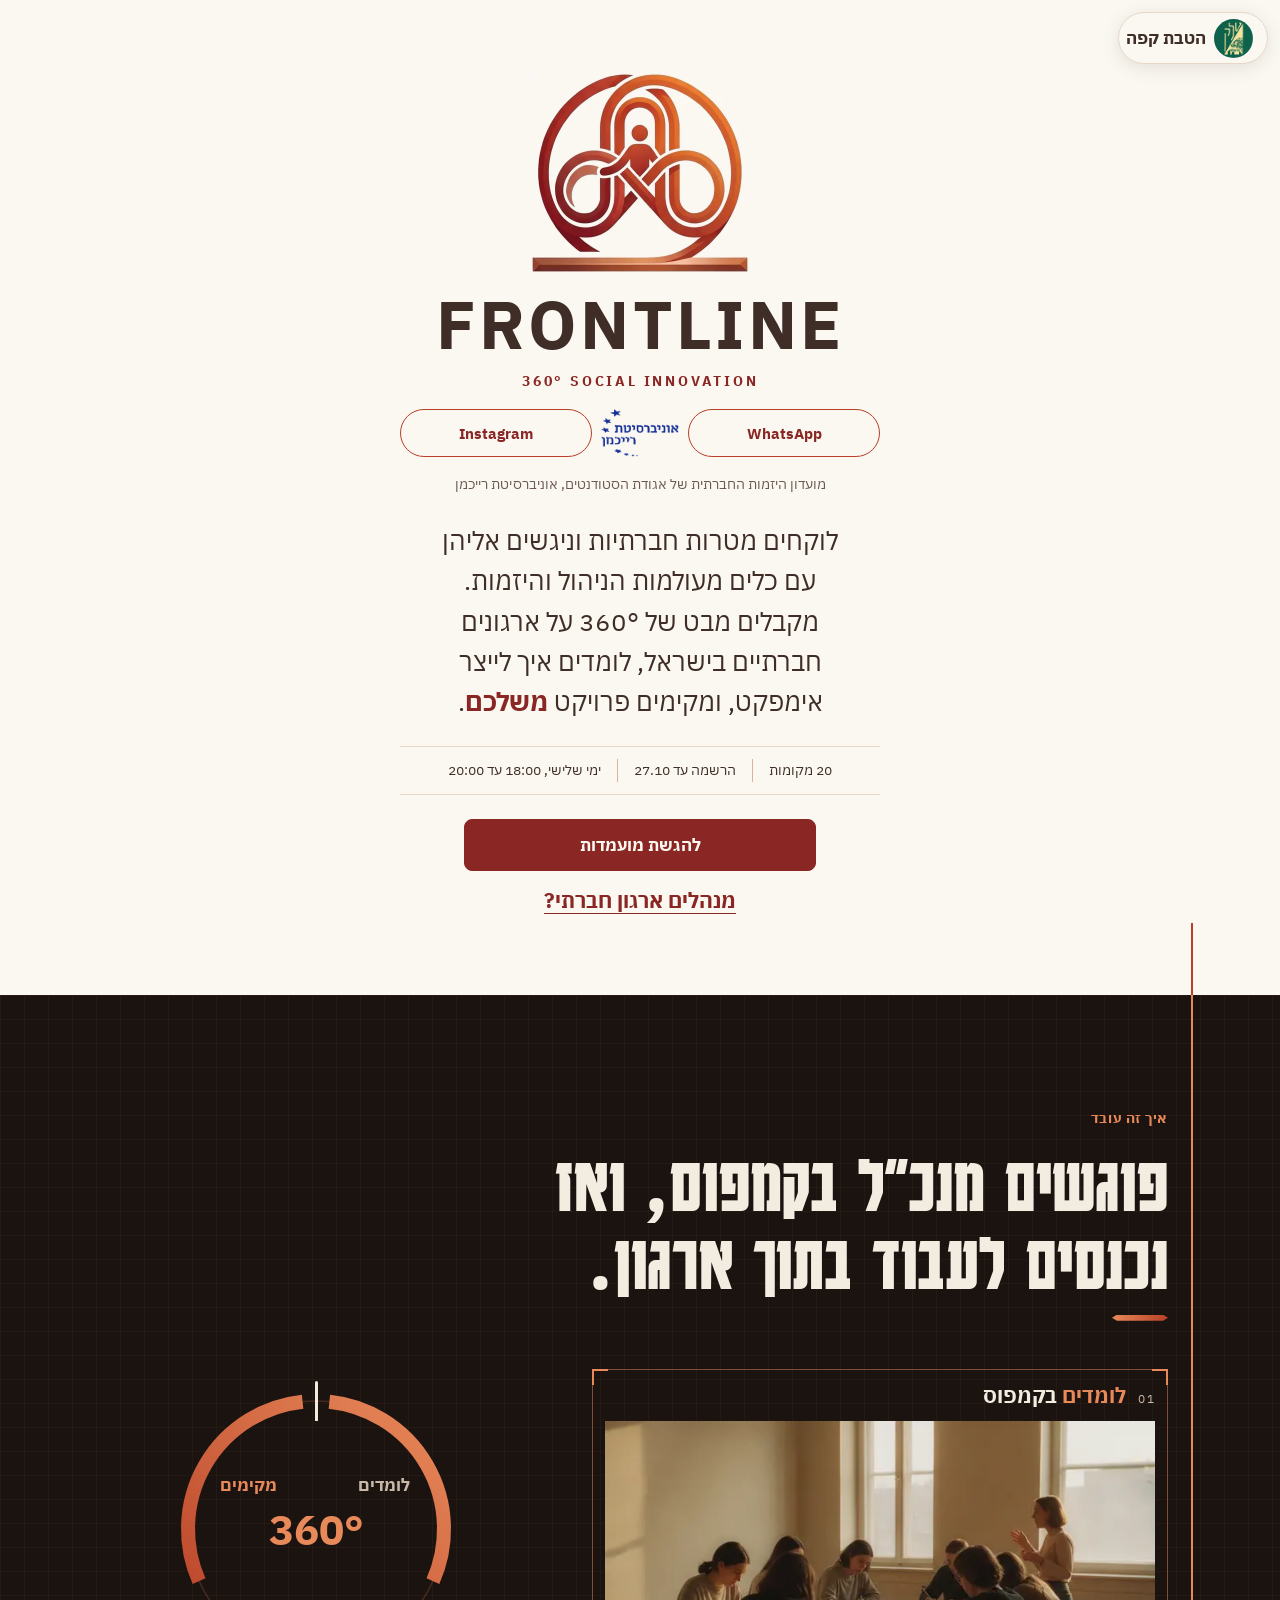
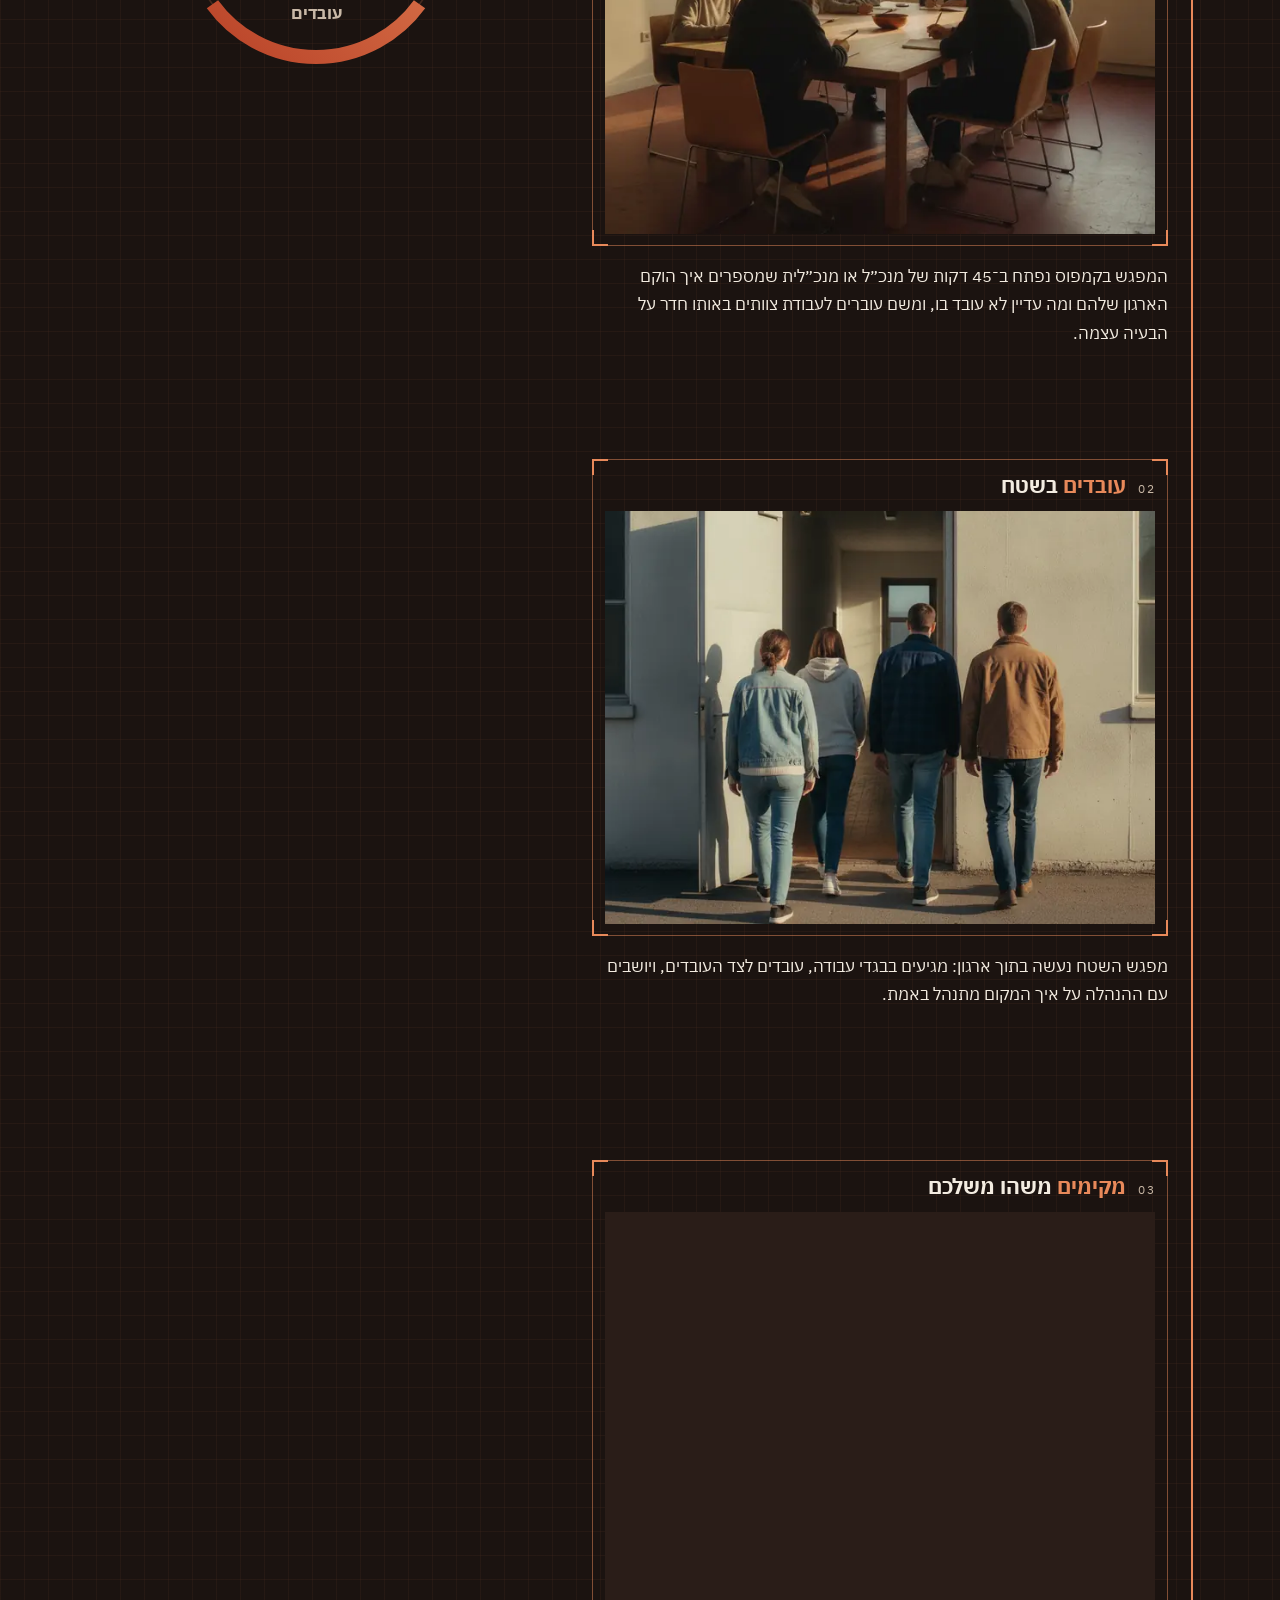
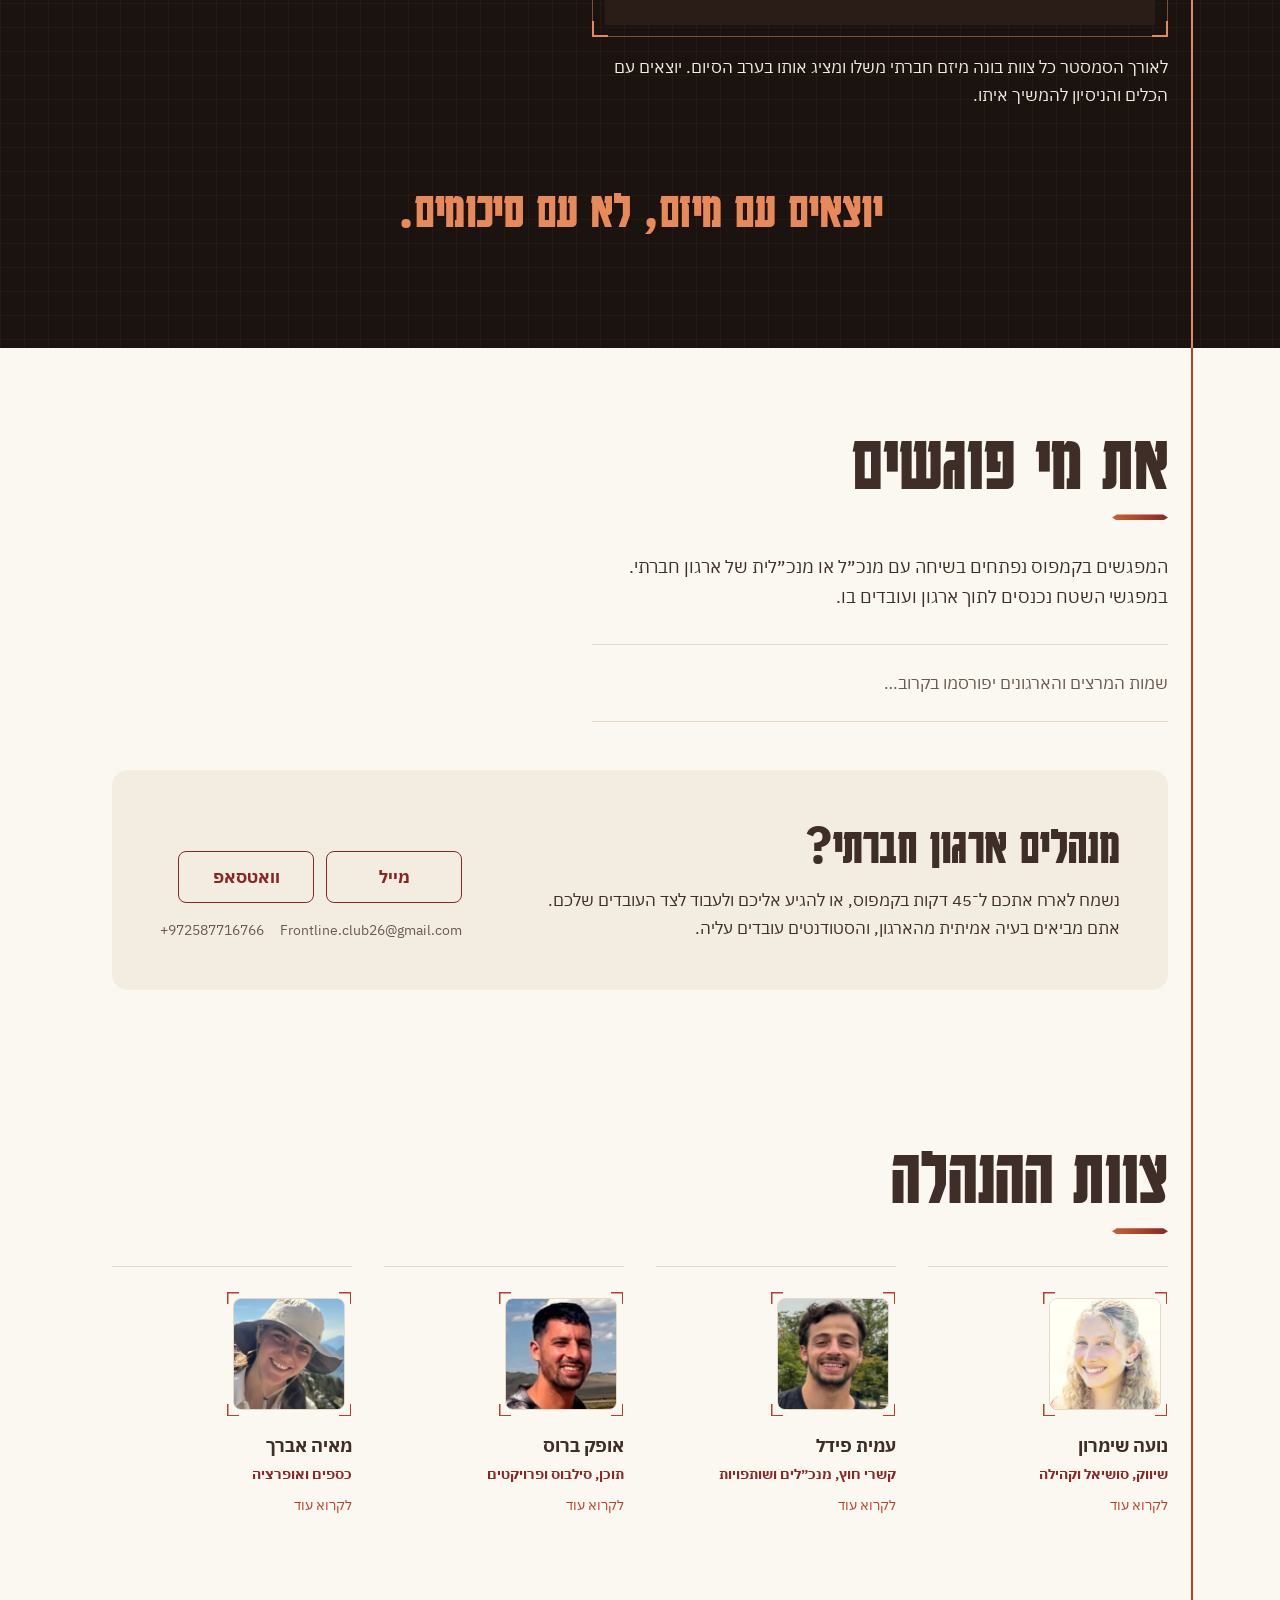
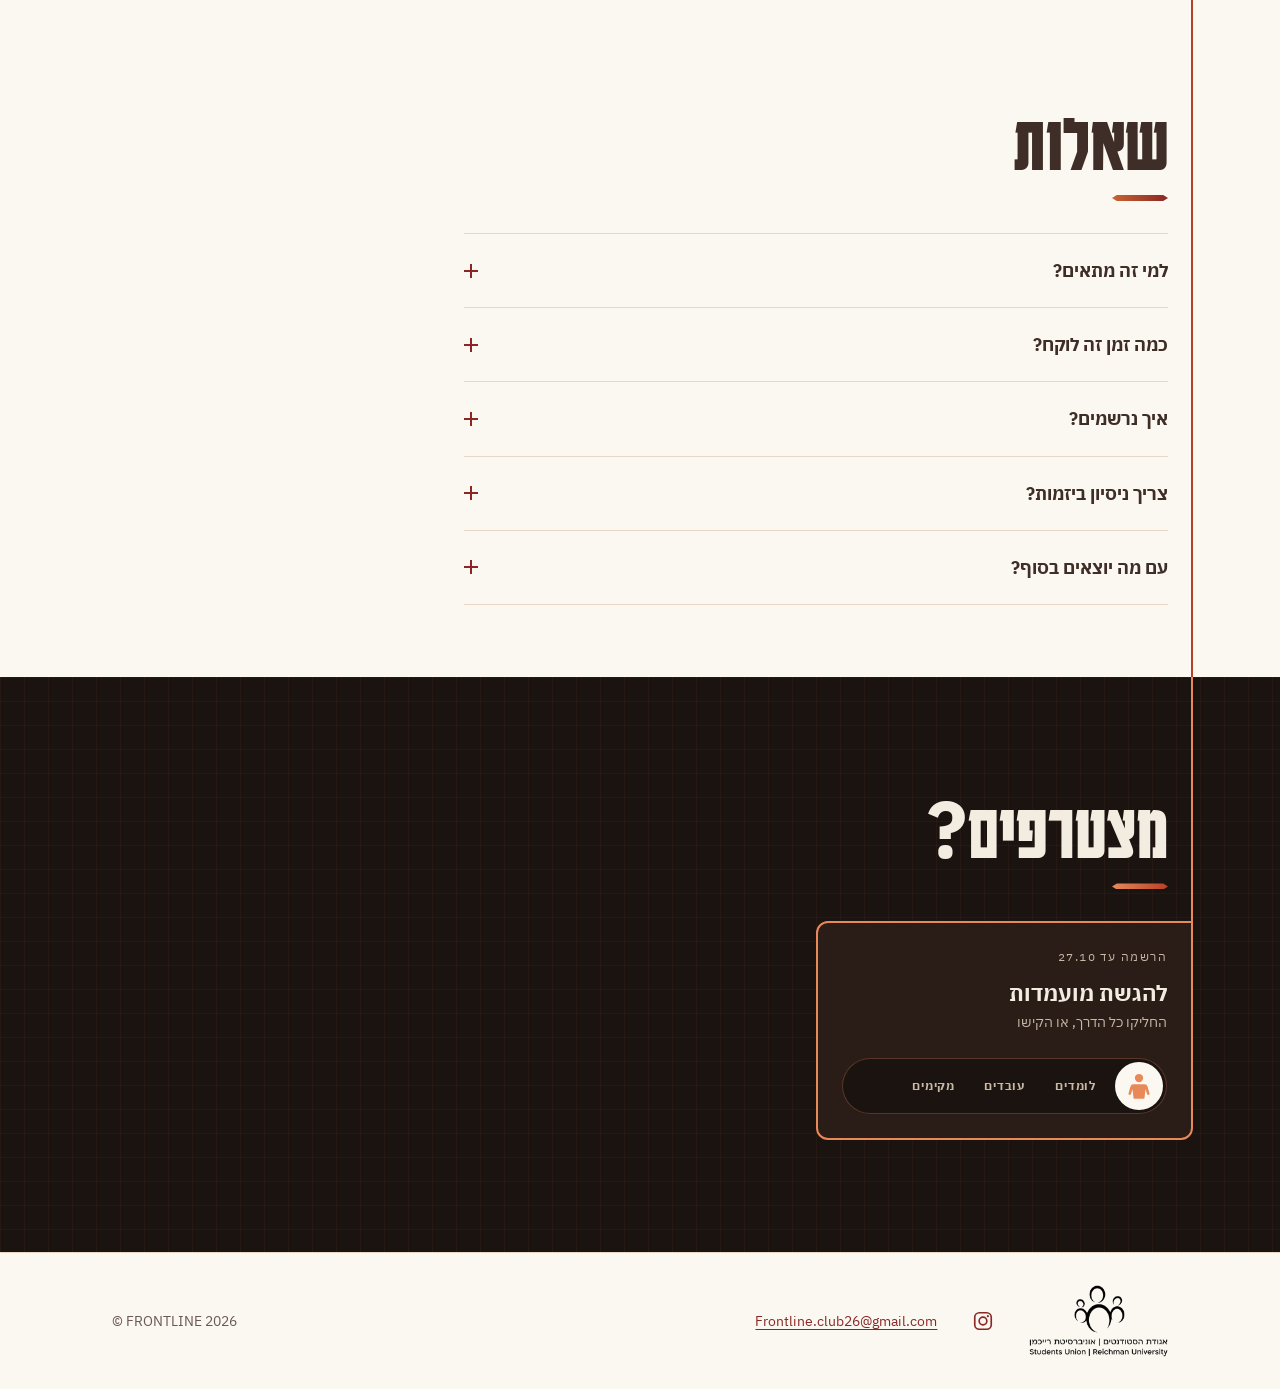
<file: index.html>
<!doctype html>
<html lang="he" dir="rtl">
<head>
<meta charset="utf-8">
<meta name="viewport" content="width=device-width, initial-scale=1">
<meta name="color-scheme" content="only light">
<meta name="theme-color" content="#FBF8F2">
<title>FRONTLINE · 360° Social Innovation</title>
<meta name="description" content="לוקחים מטרות חברתיות וניגשים אליהן עם כלים מעולמות הניהול והיזמות. מקבלים מבט של 360° על ארגונים חברתיים בישראל, לומדים איך לייצר אימפקט, ומקימים פרויקט משלכם.">
<link rel="canonical" href="https://amitfidel.github.io/frontline/">

<meta property="og:type" content="website">
<meta property="og:site_name" content="FRONTLINE">
<meta property="og:title" content="FRONTLINE · 360° Social Innovation">
<meta property="og:description" content="לוקחים מטרות חברתיות וניגשים אליהן עם כלים מעולמות הניהול והיזמות. מקבלים מבט של 360° על ארגונים חברתיים בישראל, לומדים איך לייצר אימפקט, ומקימים פרויקט משלכם.">
<meta property="og:url" content="https://amitfidel.github.io/frontline/">
<meta property="og:image" content="https://amitfidel.github.io/frontline/assets/og.png">
<meta property="og:image:type" content="image/png">
<meta property="og:image:width" content="1200">
<meta property="og:image:height" content="630">
<meta property="og:image:alt" content="הלוגו של FRONTLINE על רקע שמנת, עם הכיתוב 360° Social Innovation">
<meta property="og:locale" content="he_IL">
<meta name="twitter:card" content="summary_large_image">

<link rel="icon" type="image/png" sizes="32x32" href="assets/favicon-32.png">
<link rel="icon" type="image/png" sizes="512x512" href="assets/icon-512.png">
<link rel="apple-touch-icon" href="assets/apple-touch-icon.png">
<link rel="preload" href="assets/img/mark.webp" as="image" type="image/webp" fetchpriority="high">
<link rel="preload" href="assets/fonts/plex-400-hebrew.woff2" as="font" type="font/woff2" crossorigin>
<link rel="preload" href="assets/fonts/plex-400-latin.woff2" as="font" type="font/woff2" crossorigin>
<link rel="preload" href="assets/fonts/plex-700-hebrew.woff2" as="font" type="font/woff2" crossorigin>
<link rel="preload" href="assets/fonts/plex-700-latin.woff2" as="font" type="font/woff2" crossorigin>
<link rel="stylesheet" href="styles.css">
<!-- Google Analytics: page views and coffee offer opens. -->
<script async src="https://www.googletagmanager.com/gtag/js?id=G-0ZTH65DTV1"></script>
<script>
  window.dataLayer = window.dataLayer || [];
  function gtag(){window.dataLayer.push(arguments);}
  gtag('js', new Date());
  gtag('config', 'G-0ZTH65DTV1');
</script>
<!-- blocking="render": the first paint already shows the filled values, so nothing jumps.
     Browsers without it paint first and fill a moment later, as before. -->
<script src="config.js" defer blocking="render"></script>
<script src="main.js" defer blocking="render"></script>
</head>
<body>

<button class="coffee-trigger" type="button" aria-haspopup="dialog" aria-controls="coffee-card">
  <img src="assets/img/talek-logo.png" alt="" width="44" height="44">
  <span>הטבת קפה</span>
</button>
<dialog class="coffee-dialog" id="coffee-card" aria-labelledby="coffee-title">
  <div class="coffee-card">
    <button class="coffee-close" type="button" aria-label="סגירה">×</button>
    <img class="coffee-logo" src="assets/img/talek-logo.png" alt="טלק קפה" width="192" height="192">
    <p class="coffee-kicker">FRONTLINE × טלק</p>
    <h2 id="coffee-title"><span data-cfg="COFFEE_SHOP_NAME">למילוי · שם בית הקפה</span></h2>
    <p class="coffee-reward" data-cfg="COFFEE_OFFER">למילוי · ההטבה</p>
    <p class="coffee-instruction">הציגו את הכרטיס בבית הקפה החדש בתל אביב</p>
    <div class="coffee-details">
      <p>בזל 1, פינת דיזינגוף</p>
      <a href="https://www.instagram.com/talekcafe/" target="_blank" rel="noopener noreferrer">לאינסטגרם של טלק</a>
    </div>
  </div>
</dialog>

<header class="hero">
  <div class="wrap hero-inner">
    <img class="mark" src="assets/img/mark.webp" width="440" height="404" alt="" fetchpriority="high">
    <h1 class="wordmark" dir="ltr" lang="en">FRONTLINE</h1>
    <p class="tagline" dir="ltr" lang="en">360° Social Innovation</p>
    <nav class="hero-social" aria-label="קישורים מהירים">
      <a class="hero-social-link" data-hero-social="whatsapp">WhatsApp</a>
      <span class="hero-social-logo" data-reichman-logo></span>
      <a class="hero-social-link" data-hero-social="instagram">Instagram</a>
    </nav>
    <p class="backing"><span class="todo" data-cfg="BACKING_TEXT"><b>למילוי</b> · שורת הגיבוי</span></p>

    <p class="lead"><span>לוקחים מטרות חברתיות וניגשים אליהן עם כלים מעולמות הניהול והיזמות.</span> <span>מקבלים מבט של 360° על ארגונים חברתיים בישראל, לומדים איך לייצר אימפקט, ומקימים פרויקט <em>משלכם</em>.</span></p>

    <ul class="facts" aria-label="פרטי המחזור">
      <li><span class="todo" data-cfg="SEATS"><b>למילוי</b> · מספר מקומות</span></li>
      <li>הרשמה עד <span class="todo" data-cfg="DEADLINE"><b>למילוי</b> · תאריך אחרון</span></li>
      <li><span class="todo" data-cfg="MEETING_DAY_TIME"><b>למילוי</b> · יום ושעה</span></li>
    </ul>

    <div class="cta-row">
      <p class="btn is-soon" data-signup>ההרשמה נפתחת בקרוב</p>
      <a class="text-link" href="#partners">מנהלים ארגון חברתי?</a>
    </div>
  </div>
</header>

<main>

  <section class="section how board" id="how" aria-labelledby="how-h">
    <div class="wrap">
      <p class="kicker">איך זה עובד</p>
      <h2 class="display" id="how-h">פוגשים מנכ״ל בקמפוס, ואז נכנסים לעבוד בתוך ארגון.</h2>

      <div class="how-grid">
        <!-- S1. data-ring: "scroll" (set) draws the ring with the thumb on phones, by turning clips
             over copies of the arcs; it still repaints on about half the frames, so if it
             stutters on a phone, "once" is the switch (README, Motion). "once" closes the arcs in
             one move as the ring arrives, with one turn of the hand and the readout counting to
             360. "off" shows the closed ring and nothing moves. Wide screens always step the
             sticky ring with the text. -->
        <figure class="ring-wrap" aria-hidden="true" data-ring="scroll">
          <svg class="ring" viewBox="0 0 320 320" data-step="0">
            <defs>
              <linearGradient id="ring-grad" gradientUnits="userSpaceOnUse" x1="40" y1="290" x2="280" y2="30">
                <stop offset="0" stop-color="#B74026"/>
                <stop offset="1" stop-color="#E8895A"/>
              </linearGradient>
            </defs>
            <circle class="track" cx="160" cy="160" r="128"/>
            <path class="arc arc-1" pathLength="1" d="M173.38 32.7A128 128 0 0 1 276.93 212.06"/>
            <path class="arc arc-2" pathLength="1" d="M263.55 235.24A128 128 0 0 1 56.45 235.24"/>
            <path class="arc arc-3" pathLength="1" d="M43.07 212.06A128 128 0 0 1 146.62 32.7"/>
            <text class="lbl lbl-1" x="228" y="122">לומדים</text>
            <text class="lbl lbl-2" x="160" y="250">עובדים</text>
            <text class="lbl lbl-3" x="92" y="122">מקימים</text>
            <text class="deg" x="160" y="176" direction="ltr">360°</text>
          </svg>
          <span class="hand"></span>
        </figure>

        <!-- S2. data-drift="off" keeps the pictures still inside their frames. -->
        <ol class="steps" data-drift="on">
          <li class="step" data-step="1">
            <div class="frame">
              <h3 class="frame-strip"><bdi class="tag" dir="ltr" aria-hidden="true">01</bdi><span><span class="verb">לומדים</span> בקמפוס</span></h3>
              <div class="frame-pic"><img src="assets/img/learn-640.webp" srcset="assets/img/learn-640.webp 640w, assets/img/learn-960.webp 960w" sizes="(min-width: 900px) 36rem, calc(100vw - 2.5rem)" width="960" height="720" loading="lazy" decoding="async" alt="קבוצה יושבת סביב שולחן ארוך בחדר סמינר, ומישהי עומדת בקצה השולחן ומדברת"></div>
            </div>
            <p>המפגש בקמפוס נפתח ב־45 דקות של מנכ״ל או מנכ״לית שמספרים איך הוקם הארגון שלהם ומה עדיין לא עובד בו, ומשם עוברים לעבודת צוותים באותו חדר על הבעיה עצמה.</p>
          </li>
          <li class="step" data-step="2">
            <div class="frame">
              <h3 class="frame-strip"><bdi class="tag" dir="ltr" aria-hidden="true">02</bdi><span><span class="verb">עובדים</span> בשטח</span></h3>
              <div class="frame-pic"><img src="assets/img/work-640.webp" srcset="assets/img/work-640.webp 640w, assets/img/work-960.webp 960w" sizes="(min-width: 900px) 36rem, calc(100vw - 2.5rem)" width="960" height="720" loading="lazy" decoding="async" alt="ארבעה אנשים בבגדים יומיומיים נכנסים בדלת צדדית של מבנה נמוך בשעת בוקר, בגבם למצלמה."></div>
            </div>
            <p>מפגש השטח נעשה בתוך ארגון: מגיעים בבגדי עבודה, עובדים לצד העובדים, ויושבים עם ההנהלה על איך המקום מתנהל באמת.</p>
            <p class="angles"><span>ההנהלה</span><span>העובדים</span><span>השטח</span></p>
          </li>
          <li class="step" data-step="3">
            <div class="frame">
              <h3 class="frame-strip"><bdi class="tag" dir="ltr" aria-hidden="true">03</bdi><span><span class="verb">מקימים</span> משהו משלכם</span></h3>
              <div class="frame-pic"><img src="assets/img/build-640.webp" srcset="assets/img/build-640.webp 640w, assets/img/build-960.webp 960w" sizes="(min-width: 900px) 36rem, calc(100vw - 2.5rem)" width="960" height="720" loading="lazy" decoding="async" alt="ארבעה אנשים מול לוח מלא פתקים צבעוניים, אחד מהם מצביע על פתק"></div>
            </div>
            <p>לאורך הסמסטר כל צוות בונה מיזם חברתי משלו ומציג אותו בערב הסיום. יוצאים עם הכלים והניסיון להמשיך איתו.</p>
          </li>
        </ol>
      </div>

      <p class="closing" data-reveal>יוצאים עם מיזם, לא עם סיכומים.</p>
    </div>
  </section>

  <section class="section who" id="who" aria-labelledby="who-h">
    <div class="wrap">
      <h2 class="display" id="who-h">את מי פוגשים</h2>
      <p class="intro">המפגשים בקמפוס נפתחים בשיחה עם מנכ״ל או מנכ״לית של ארגון חברתי. במפגשי השטח נכנסים לתוך ארגון ועובדים בו.</p>

      <div class="people" id="people">
        <p class="empty">שמות המרצים והארגונים יפורסמו בקרוב…</p>
      </div>

      <aside class="partner" id="partners" aria-labelledby="partner-h" data-reveal>
        <div class="partner-copy">
          <h3 class="partner-title" id="partner-h">מנהלים ארגון חברתי?</h3>
          <p>נשמח לארח אתכם ל־45 דקות בקמפוס, או להגיע אליכם ולעבוד לצד העובדים שלכם. אתם מביאים בעיה אמיתית מהארגון, והסטודנטים עובדים עליה.</p>
        </div>
        <div class="partner-cta">
          <div class="partner-actions">
            <span class="btn btn-line is-off" data-contact="email">מייל</span>
            <span class="btn btn-line is-off" data-contact="whatsapp">וואטסאפ</span>
          </div>
          <p class="contact-line">
            <span class="todo" data-cfg="PARTNER_EMAIL" data-ltr><b>למילוי</b> · מייל המועדון</span>
            <span class="todo" data-cfg="PARTNER_WHATSAPP" data-ltr><b>למילוי</b> · וואטסאפ של המועדון</span>
          </p>
        </div>
      </aside>
    </div>
  </section>

  <section class="section team" id="team" aria-labelledby="team-h">
    <div class="wrap">
      <h2 class="display" id="team-h">צוות ההנהלה</h2>
      <ul class="team-list" id="team-list"></ul>
    </div>
  </section>

  <section class="section faq" id="faq" aria-labelledby="faq-h">
    <div class="wrap">
      <h2 class="display" id="faq-h">שאלות</h2>
      <div class="faq-list" id="faq-list"></div>
    </div>
  </section>

  <!-- S4, the terminal. main.js builds the track, the puck and the back face.
       data-puck="off" shows a plain button instead of the slider (tap still flips the card). -->
  <section class="section board terminal" id="signup" aria-labelledby="signup-h">
    <div class="wrap">
      <h2 class="display" id="signup-h">מצטרפים?</h2>
      <div class="term" id="term" data-puck="on">
        <div class="term-card">
          <div class="face front">
            <p class="caption">הרשמה עד <span class="todo" data-cfg="DEADLINE"><b>למילוי</b> · תאריך אחרון</span><span data-soon>&nbsp;· הטופס&nbsp;יפורסם&nbsp;כאן</span></p>
            <p class="term-label" id="track-label">ההרשמה נפתחת בקרוב</p>
          </div>
        </div>
      </div>
    </div>
  </section>

</main>

<footer class="foot">
  <div class="wrap foot-inner">
    <ul class="foot-links">
      <li data-foot="aguda"><span class="todo" data-cfg="AGUDA_URL"><b>למילוי</b> · קישור לאגודה</span></li>
      <li data-foot="instagram"><span class="todo" data-cfg="INSTAGRAM_URL"><b>למילוי</b> · קישור לאינסטגרם</span></li>
      <li data-foot="email"><span class="todo" data-cfg="PARTNER_EMAIL" data-ltr><b>למילוי</b> · מייל המועדון</span></li>
    </ul>
    <p class="copyright" dir="ltr" lang="en">© FRONTLINE 2026</p>
  </div>
</footer>

</body>
</html>
</file>
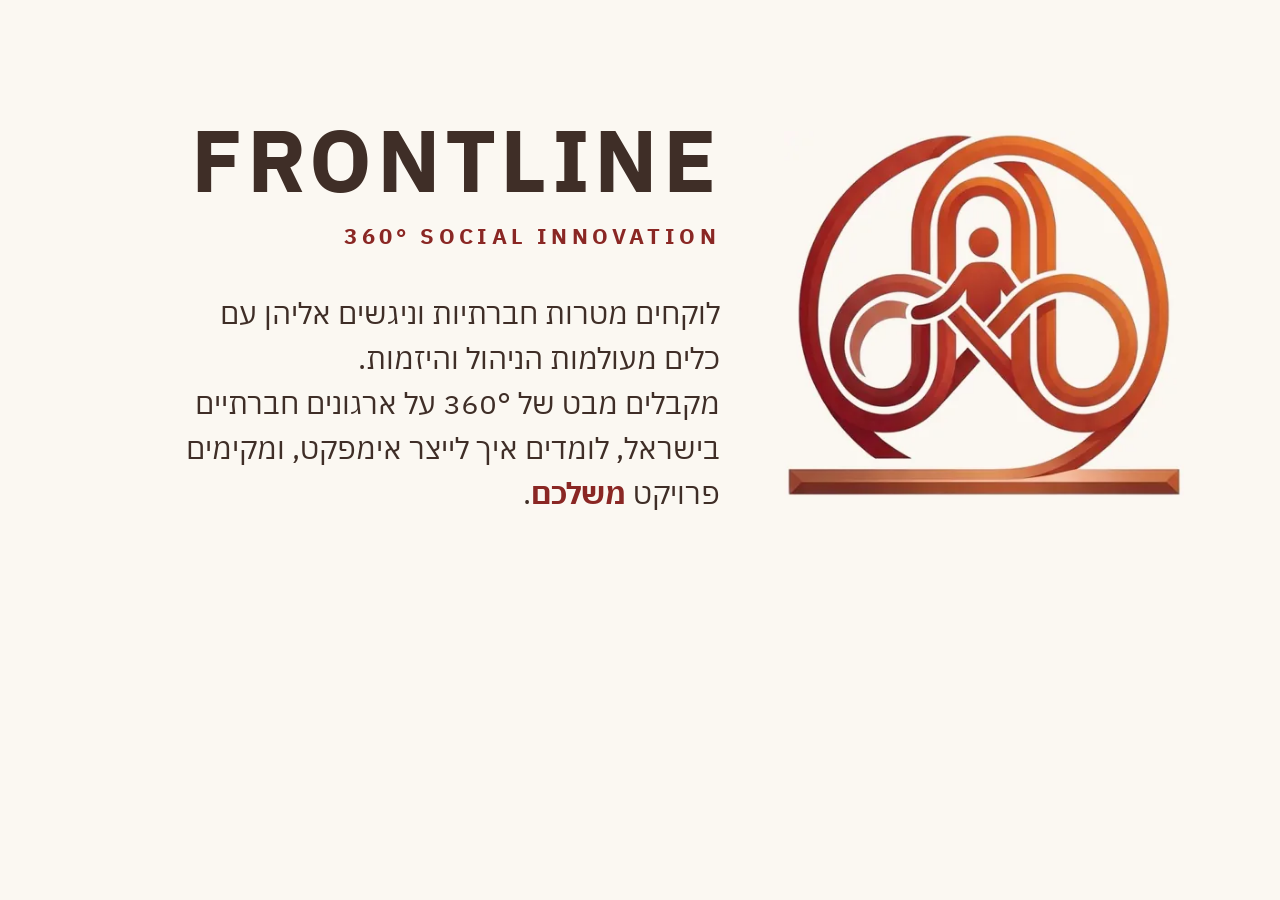
<file: og/card.html>
<!doctype html>
<!-- Source of assets/og.png (the 1200x630 share card). Not linked from the page.
     Re-render: serve the folder, open this at 1200x630, screenshot to assets/og.png. -->
<html lang="he" dir="rtl">
<head>
<meta charset="utf-8">
<meta name="robots" content="noindex">
<title>FRONTLINE share card</title>
<style>
  @font-face { font-family: "IBM Plex Sans Hebrew"; font-weight: 400; src: url(../assets/fonts/plex-400-hebrew.woff2) format("woff2"); unicode-range: U+0590-05FF, U+FB1D-FB4F; }
  @font-face { font-family: "IBM Plex Sans Hebrew"; font-weight: 400; src: url(../assets/fonts/plex-400-latin.woff2) format("woff2"); unicode-range: U+0000-00FF, U+2000-206F; }
  @font-face { font-family: "IBM Plex Sans Hebrew"; font-weight: 700; src: url(../assets/fonts/plex-700-hebrew.woff2) format("woff2"); unicode-range: U+0590-05FF, U+FB1D-FB4F; }
  @font-face { font-family: "IBM Plex Sans Hebrew"; font-weight: 700; src: url(../assets/fonts/plex-700-latin.woff2) format("woff2"); unicode-range: U+0000-00FF, U+2000-206F; }
  html, body { margin: 0; }
  body {
    inline-size: 1200px; block-size: 630px; overflow: hidden;
    display: grid; grid-template-columns: 400px 1fr; align-items: center; gap: 64px;
    padding-inline: 96px; box-sizing: border-box;
    background: #FBF8F2; color: #3F2E27; font-family: "IBM Plex Sans Hebrew", sans-serif;
  }
  img { inline-size: 400px; block-size: auto; display: block; }
  h1 { margin: 0; font: 700 88px/1 "IBM Plex Sans Hebrew"; letter-spacing: 0.05em; }
  .tag { margin: 18px 0 0; font-size: 22px; font-weight: 700; letter-spacing: 0.2em; text-transform: uppercase; color: #8A2724; }
  .line { margin: 40px 0 0; font-size: 30px; line-height: 1.5; }
  .line span { display: block; }
  h1, .tag { text-align: end; }
  em { font-style: normal; font-weight: 700; color: #8A2724; }
</style>
</head>
<body>
  <img src="../assets/img/mark.webp" width="440" height="404" alt="">
  <div>
    <h1 dir="ltr" lang="en">FRONTLINE</h1>
    <p class="tag" dir="ltr" lang="en">360° Social Innovation</p>
    <p class="line"><span>לוקחים מטרות חברתיות וניגשים אליהן עם כלים מעולמות הניהול והיזמות.</span> <span>מקבלים מבט של 360° על ארגונים חברתיים בישראל, לומדים איך לייצר אימפקט, ומקימים פרויקט <em>משלכם</em>.</span></p>
  </div>
</body>
</html>
</file>
<file: styles.css>
/* FRONTLINE landing page. Tokens first; every colour and size below derives from them.
 * Layout uses logical properties only (inline = right-to-left here).
 * Motion lives at the end of the file. The base style of every animated element is its
 * finished state; the unfinished state is opt-in, under .js (and .st for the scroll-driven
 * branch), and only with prefers-reduced-motion: no-preference. Each rule there names its
 * row in the motion table (README.md). Nothing else on the page moves. */

@font-face { font-family: "IBM Plex Sans Hebrew"; font-style: normal; font-weight: 400; font-display: swap;
  src: url(assets/fonts/plex-400-hebrew.woff2) format("woff2");
  unicode-range: U+0307-0308, U+0590-05FF, U+200C-2010, U+20AA, U+25CC, U+FB1D-FB4F; }
@font-face { font-family: "IBM Plex Sans Hebrew"; font-style: normal; font-weight: 400; font-display: swap;
  src: url(assets/fonts/plex-400-latin.woff2) format("woff2");
  unicode-range: U+0000-00FF, U+0131, U+0152-0153, U+02BB-02BC, U+02C6, U+02DA, U+02DC, U+0304, U+0308, U+0329, U+2000-206F, U+20AC, U+2122, U+2191, U+2193, U+2212, U+2215, U+FEFF, U+FFFD; }
@font-face { font-family: "IBM Plex Sans Hebrew"; font-style: normal; font-weight: 700; font-display: swap;
  src: url(assets/fonts/plex-700-hebrew.woff2) format("woff2");
  unicode-range: U+0307-0308, U+0590-05FF, U+200C-2010, U+20AA, U+25CC, U+FB1D-FB4F; }
@font-face { font-family: "IBM Plex Sans Hebrew"; font-style: normal; font-weight: 700; font-display: swap;
  src: url(assets/fonts/plex-700-latin.woff2) format("woff2");
  unicode-range: U+0000-00FF, U+0131, U+0152-0153, U+02BB-02BC, U+02C6, U+02DA, U+02DC, U+0304, U+0308, U+0329, U+2000-206F, U+20AC, U+2122, U+2191, U+2193, U+2212, U+2215, U+FEFF, U+FFFD; }
/* Display face: Hebrew glyphs only. Spaces and punctuation fall through to Plex. */
@font-face { font-family: "Karantina"; font-style: normal; font-weight: 700; font-display: swap;
  src: url(assets/fonts/karantina-700-hebrew.woff2) format("woff2");
  unicode-range: U+0307-0308, U+0590-05FF, U+200C-2010, U+20AA, U+25CC, U+FB1D-FB4F; }

:root {
  color-scheme: only light;

  /* colour: sampled from the logo */
  --paper: #FBF8F2;      /* the logo's cream, so its edge disappears */
  --sand: #F3ECE1;       /* one step deeper: the partner panel, and the cream text on the boards */
  --ink: #3F2E27;        /* the wordmark brown, 12.1:1 on paper */
  --ink-2: #6B5850;      /* secondary text, 6.3:1 */
  --rust: #8A2724;       /* the loops' dark end, text-safe 8.3:1 */
  --rust-deep: #711F1D;  /* pressed / hover */
  --copper: #B74026;     /* mid copper, 5.3:1, small UI and chips */
  --copper-lt: #C86334;  /* light copper, 3.7:1, accents only, never text */
  --hair: #E6D7C6;       /* hairlines */

  /* the two boards (how it works, the sign-up terminal): the wordmark brown taken down to umber */
  --board: #1B1310;       /* sand text on it 15.6:1 */
  --board-2: #2A1D18;     /* raised: the terminal card; sand 13.9:1 */
  --copper-glow: #E8895A; /* lines, labels and links on a board: 7.1:1 on board, 6.3:1 on board-2 */
  --mute: #C9B8A6;        /* captions on a board: 9.5:1, 8.5:1 */

  /* type */
  --f-body: "IBM Plex Sans Hebrew", "Segoe UI", "Arial Hebrew", system-ui, sans-serif;
  --f-display: "Karantina", var(--f-body);
  --t-util: 0.75rem;     /* the utility voice: tags, captions, the stops */
  --t-sm: 0.875rem;
  --t-body: 1.0625rem;
  --t-h3: 1.3125rem;
  --t-lead: clamp(1.25rem, 1.02rem + 1vw, 1.625rem);
  --t-wordmark: clamp(2.5rem, 1.4rem + 4.8vw, 4.25rem);
  --t-display: clamp(2.875rem, 1.9rem + 4.6vw, 5rem);

  /* space */
  --s-1: 0.25rem; --s-2: 0.5rem; --s-3: 0.75rem; --s-4: 1rem; --s-5: 1.5rem;
  --s-6: 2rem; --s-7: 3rem; --s-8: 4.5rem; --s-9: 7rem;
  --gutter: clamp(1.25rem, 5vw, 3rem);
  --wide: 72rem;
  --measure: 36rem;

  --radius: 0.625rem;
  --ease: cubic-bezier(0.2, 0.7, 0.2, 1);
  --dir: 1;              /* the sign of "toward inline-end" on the x axis */
}
[dir="rtl"] { --dir: -1; }

/* ---- Talek coffee collaboration --------------------------------------------- */
.coffee-trigger {
  position: fixed;
  z-index: 20;
  inset-block-start: max(0.75rem, env(safe-area-inset-top));
  inset-inline-start: max(0.75rem, env(safe-area-inset-left));
  display: inline-flex;
  align-items: center;
  gap: 0.5rem;
  min-block-size: 3.25rem;
  padding: 0.35rem 0.85rem 0.35rem 0.45rem;
  border: 1px solid var(--hair);
  border-radius: 999px;
  background: var(--paper);
  color: var(--ink);
  box-shadow: 0 4px 18px rgb(63 46 39 / 0.12);
  font-weight: 700;
  cursor: pointer;
}
.coffee-trigger img { inline-size: 2.45rem; block-size: 2.45rem; object-fit: cover; border-radius: 50%; }
.coffee-trigger:hover { border-color: var(--copper); }
.coffee-dialog {
  inline-size: min(28rem, calc(100vw - 2rem));
  max-inline-size: none;
  max-block-size: calc(100dvh - 2rem);
  padding: 0;
  overflow: visible;
  border: 0;
  border-radius: 1rem;
  background: transparent;
  color: var(--ink);
}
.coffee-dialog::backdrop { background: rgb(27 19 16 / 0.62); backdrop-filter: blur(3px); }
.coffee-card {
  position: relative;
  padding: clamp(1.5rem, 7vw, 2.5rem);
  border: 1px solid var(--hair);
  border-radius: 1rem;
  background: var(--paper);
  text-align: center;
  box-shadow: 0 24px 80px rgb(0 0 0 / 0.25);
}
.coffee-close {
  position: absolute;
  inset-block-start: 0.7rem;
  inset-inline-end: 0.8rem;
  display: grid;
  place-items: center;
  inline-size: 2.5rem;
  block-size: 2.5rem;
  border: 1px solid var(--hair);
  border-radius: 50%;
  background: transparent;
  font-size: 1.7rem;
  line-height: 1;
  cursor: pointer;
}
.coffee-logo { inline-size: 5.5rem; block-size: 5.5rem; margin: 0 auto var(--s-4); border-radius: 1rem; }
.coffee-kicker { color: var(--rust); font-size: var(--t-sm); font-weight: 700; }
.coffee-card h2 { margin-block: var(--s-2); font-size: clamp(2rem, 8vw, 2.75rem); line-height: 1.1; }
.coffee-reward { margin-block: var(--s-5); padding: 1.1rem 0.8rem; border-radius: var(--radius); background: var(--board); color: var(--sand); font-size: clamp(2.5rem, 12vw, 3.5rem); font-weight: 700; line-height: 1.1; }
.coffee-instruction { font-size: var(--t-sm); font-weight: 700; }
.coffee-details { display: grid; gap: 0.3rem; margin-block-start: var(--s-4); font-size: var(--t-sm); }
.coffee-details a { color: var(--rust); font-weight: 700; text-underline-offset: 0.2em; }
.coffee-dialog .todo { white-space: normal; }

*, *::before, *::after { box-sizing: border-box; }
html { -webkit-text-size-adjust: 100%; text-size-adjust: 100%; }
body {
  margin: 0;
  background: var(--paper);
  color: var(--ink);
  font: 400 var(--t-body) / 1.65 var(--f-body);
  -webkit-font-smoothing: antialiased;
}
h1, h2, h3, p, ul, ol, figure { margin: 0; }
img { display: block; max-inline-size: 100%; block-size: auto; }
a { color: var(--rust); text-decoration-thickness: 1px; text-underline-offset: 0.22em; }
a:hover { color: var(--rust-deep); }
button { font: inherit; color: inherit; -webkit-tap-highlight-color: transparent; }
:focus-visible { outline: 2px solid var(--rust); outline-offset: 3px; border-radius: 4px; }
.sr-only { position: absolute; inline-size: 1px; block-size: 1px; overflow: hidden; clip-path: inset(50%); white-space: nowrap; }

.wrap { max-inline-size: var(--wide); margin-inline: auto; padding-inline: var(--gutter); }
.section { padding-block: var(--s-7); }

/* ---- placeholder chip: the only way an unfilled value may appear ---------- */
.todo {
  display: inline-block;
  padding: 0.05em 0.6em;
  border: 1.5px dashed var(--copper);
  border-radius: 0.375rem;
  background: rgb(183 64 38 / 0.05);
  color: var(--rust); /* 7:1 or more even on the tinted sand panel; the dashed border stays copper */
  font-size: 0.8125rem;
  font-weight: 400;
  line-height: 1.7;
  letter-spacing: 0;
  text-transform: none;
  white-space: nowrap;
  vertical-align: 0.08em;
}
.todo b { font-weight: 700; }
/* On a board the chip keeps its shape and its word; only the colours change (rust is 2.1:1 there). */
.board .todo { border-color: var(--copper-glow); background: rgb(232 137 90 / 0.1); color: var(--sand); }

/* ---- buttons ---------------------------------------------------------------- */
.btn {
  display: inline-flex;
  align-items: center;
  justify-content: center;
  min-block-size: 3.25rem;
  padding-inline: var(--s-6);
  border: 1.5px solid var(--rust);
  border-radius: 0.5rem;
  background: var(--rust);
  color: var(--paper);
  font: 700 var(--t-body) / 1.2 var(--f-body);
  text-decoration: none;
}
a.btn:hover { background: var(--rust-deep); color: var(--paper); }
.btn.is-soon { background: transparent; color: var(--rust); border-style: dashed; border-color: var(--copper); }
button.btn { cursor: pointer; }
.btn-line { background: transparent; color: var(--rust); }
a.btn-line:hover { background: rgb(138 39 36 / 0.07); color: var(--rust-deep); }
.btn-line.is-off { border-style: dashed; border-color: var(--copper); color: var(--copper); }

/* ---- hero ------------------------------------------------------------------- */
/* Hero addendum (Owner, 2026-09-29): a tighter rhythm on phones, so the first screen ends on
   the dark board and its kicker, the hand-off that invites the scroll. */
.hero {
  --pad-end: var(--s-7);
  padding-block: var(--s-6) var(--pad-end);
  text-align: center;
}
.hero-inner { display: flex; flex-direction: column; align-items: center; max-inline-size: 46rem; }
.hero-social {
  display: grid;
  grid-template-columns: minmax(0, 1fr) auto minmax(0, 1fr);
  align-items: center;
  gap: var(--s-2);
  inline-size: min(100%, 30rem);
  margin-block: var(--s-4) var(--s-2);
}
.hero-social-link {
  display: inline-flex;
  align-items: center;
  justify-content: center;
  min-inline-size: 0;
  min-block-size: 3rem;
  padding-inline: clamp(0.35rem, 2vw, var(--s-4));
  border: 1px solid var(--copper);
  border-radius: 999px;
  background: var(--paper);
  color: var(--rust);
  font-size: clamp(0.72rem, 3vw, 0.95rem);
  font-weight: 700;
  line-height: 1.2;
  text-align: center;
  text-decoration: none;
}
.hero-social-link:hover { background: rgb(138 39 36 / 0.07); color: var(--rust-deep); }
.hero-social-logo { display: grid; place-items: center; inline-size: clamp(3.4rem, 15vw, 5rem); }
.hero-social-logo:empty { display: none; }
.hero-social:not(.has-reichman) { grid-template-columns: repeat(2, minmax(0, 1fr)); }
.mark { inline-size: clamp(150px, 42vw, 220px); margin-block-end: var(--s-4); }
.wordmark { font: 700 var(--t-wordmark) / 1 var(--f-body); letter-spacing: 0.05em; color: var(--ink); }
.tagline {
  margin-block-start: var(--s-3);
  font-size: var(--t-sm);
  font-weight: 700;
  letter-spacing: 0.2em;
  text-transform: uppercase;
  color: var(--rust);
}
.backing { margin-block-start: var(--s-2); font-size: var(--t-sm); color: var(--ink-2); }
/* Only displayed when BACKING_TEXT is confirmed; centered between the top links. */
.backing-logo { display: block; block-size: 3rem; inline-size: auto; max-inline-size: 100%; object-fit: contain; }
.backing .phrase { display: inline-block; } /* the line breaks only between its phrases (main.js) */
.lead {
  margin-block-start: var(--s-5);
  max-inline-size: 30ch;
  font-size: var(--t-lead);
  line-height: 1.55;
  text-wrap: balance;
}
.lead > span { display: block; }
.lead em { font-style: normal; font-weight: 700; color: var(--rust); white-space: nowrap; }
/* Hero addendum: the facts read as one instrument strip, the board's voice on cream:
   hairlines above and below, copper dividers, tabular figures. */
.facts {
  display: flex;
  flex-wrap: wrap;
  justify-content: center;
  row-gap: var(--s-2);
  inline-size: min(100%, 30rem);
  margin-block-start: var(--s-5);
  padding: var(--s-3) 0;
  border-block: 1px solid var(--hair);
  list-style: none;
  font-size: var(--t-sm);
  font-variant-numeric: tabular-nums;
  color: var(--ink);
}
.facts li { padding-inline: var(--s-4); }
.facts li + li { border-inline-start: 1px solid rgb(183 64 38 / 0.4); }
@media (max-width: 479.98px) {
  .facts li:last-child { flex-basis: 100%; border-inline-start: 0; } /* the meeting time takes its own line */
}
.cta-row { display: flex; flex-direction: column; align-items: center; gap: var(--s-2); margin-block-start: var(--s-5); inline-size: 100%; }
/* Hero addendum: the soon button unfolds, so it carries the FAQ's plus; open, it turns to a cross */
.hero button.btn.is-soon { gap: var(--s-3); }
.hero button.btn.is-soon::after {
  content: "";
  flex: none;
  inline-size: 0.75rem;
  block-size: 0.75rem;
  background:
    linear-gradient(currentColor, currentColor) center / 100% 2px no-repeat,
    linear-gradient(currentColor, currentColor) center / 2px 100% no-repeat;
}
.hero button.btn.is-soon[aria-expanded="true"]::after { transform: rotate(45deg); }
.cta-row .btn { inline-size: min(100%, 22rem); }
.text-link { display: inline-flex; align-items: center; min-block-size: 2.75rem; font-weight: 700; }
/* The hero's own link to #partners (Owner, 2026-10-03: "bigger, more emphasized"):
   the same size as the board's own sub-heads (--t-h3), so it reads as a real second
   option under the button, not a footnote. */
.cta-row .text-link { font-size: var(--t-h3); }
/* The first screen on a phone. The backing line and the Owner's lead made the hero about 120 px
   taller, so below 900 px its rhythm is one spacing step tighter and the mark smaller: the
   sign-up button and the partner link stay inside an in-app browser (about 700 px tall), and
   the board with its kicker still ends the first screen at 390 x 844. */
@media (max-width: 899.98px) {
  .hero { --pad-end: var(--s-6); padding-block-start: var(--s-5); }
  .mark { inline-size: clamp(112px, 30vw, 220px); margin-block-end: var(--s-3); }
  .tagline { margin-block-start: var(--s-2); }
  .hero-social { inline-size: min(100%, 23rem); gap: var(--s-1); margin-block: var(--s-3) var(--s-1); }
  .hero-social-link { min-block-size: 2.8rem; padding-inline: 0.25rem; font-size: clamp(0.68rem, 3.5vw, 0.85rem); }
  .hero-social-logo { inline-size: clamp(3rem, 14vw, 3.75rem); }
  .backing-logo { block-size: 2.35rem; }
  .backing { line-height: 1.45; }
  .lead { margin-block-start: var(--s-4); line-height: 1.5; }
  .facts { row-gap: var(--s-1); margin-block-start: var(--s-4); padding-block: var(--s-2); }
  .cta-row { margin-block-start: var(--s-4); }
}

/* ---- the hero's soon panel, and the actions both panels share (main.js builds them) ---- */
.soon-panel { display: grid; grid-template-rows: 0fr; inline-size: min(100%, 22rem); margin-block-start: calc(var(--s-2) * -1); } /* closed, it takes no gap */
.soon-panel.is-open { grid-template-rows: 1fr; }
.soon-inner { min-block-size: 0; overflow: clip; visibility: hidden; }
.soon-panel.is-open .soon-inner { visibility: visible; }
.soon-inner > * { margin-block-start: var(--s-3); }
.acts { padding: 0; list-style: none; }
.acts li + li { border-block-start: 1px solid var(--hair); }
/* Each action is a short label over its own pill button (main.js: .act-pill is a plain
   hook, styled by .btn.btn-line; inside the terminal's dark back face, .term's own
   cascade already refits .btn there, so no extra colour rule is needed for it here). */
.act-group { padding-block: var(--s-3); text-align: center; }
.act-label { margin-block-end: var(--s-2); font-weight: 700; line-height: 1.4; text-wrap: balance; }
.back .act-label { text-align: start; color: var(--sand); }
.acts-none { padding-block: var(--s-3); color: var(--ink-2); text-wrap: balance; }

/* ---- section heads ------------------------------------------------------------ */
.kicker { margin-block-end: var(--s-3); font-size: var(--t-sm); font-weight: 700; letter-spacing: 0.04em; color: var(--rust); }
.display {
  max-inline-size: 16ch;
  font: 700 var(--t-display) / 0.98 var(--f-display);
  color: var(--ink);
  text-wrap: balance;
}
/* the plank under the mark, reused once per section head */
h2.display::after {
  content: "";
  display: block;
  inline-size: 3.5rem;
  block-size: 0.375rem;
  margin-block-start: var(--s-4);
  background: linear-gradient(90deg, var(--copper-lt), var(--rust));
  clip-path: polygon(0.3rem 0, calc(100% - 0.3rem) 0, 100% 50%, calc(100% - 0.3rem) 100%, 0.3rem 100%, 0 50%);
}

/* ---- the boards: the only dark surfaces, a faint static grid and nothing else ---------- */
.section.board { --pad: var(--s-8); padding-block: var(--pad); }
.board {
  background-color: var(--board);
  background-image:
    linear-gradient(rgb(232 137 90 / 0.05) 1px, transparent 1px),
    linear-gradient(90deg, rgb(232 137 90 / 0.05) 1px, transparent 1px);
  background-size: 24px 24px;
  color: var(--sand);
}
.board .kicker { color: var(--copper-glow); }
.board .display { color: var(--sand); }
.board h2.display::after { background: linear-gradient(90deg, var(--copper-glow), var(--copper)); }
.board :focus-visible { outline-color: var(--copper-glow); }
.board a { color: var(--copper-glow); }

/* ---- the wire: 2 px of copper in the inline-start gutter, one segment per section ------- */
.hero, .section { position: relative; }
.hero::before, .section::before, .terminal .wrap::before {
  content: "";
  inline-size: 2px;
  background: var(--copper);
  transform-origin: top;
  pointer-events: none;
}
.hero::before, .section::before {
  position: absolute;
  inset-block: 0;
  inset-inline-start: calc(max(0px, (100% - var(--wide)) / 2) + var(--gutter) / 2 - 1px);
}
.hero::before { inset-block-start: auto; block-size: var(--pad-end); } /* the hero's foot: from just under the button row */
.board::before, .terminal .wrap::before { background: var(--copper-glow); }
/* The terminal's segment stops at the card: it is a grid item that reaches up through the
   section's top padding and down through the gap, so the card's own border continues it. */
.terminal::before { content: none; }
.terminal .wrap { display: grid; row-gap: var(--s-6); }
.terminal .wrap::before {
  grid-area: 1 / 1;
  justify-self: start;
  margin-inline-start: calc(var(--gutter) / -2 - 1px);
  margin-block: calc(var(--pad) * -1) calc(var(--s-6) * -1);
}

/* ---- how it works: S1, the ring ------------------------------------------------ */
.how-grid { display: grid; gap: var(--s-7); margin-block-start: var(--s-7); }
.ring-wrap { position: relative; justify-self: center; inline-size: min(100%, 18.75rem); }
.ring { display: block; inline-size: 100%; block-size: auto; overflow: visible; }
.ring .track { fill: none; stroke: rgb(232 137 90 / 0.2); stroke-width: 1.5; }
.ring .arc { fill: none; stroke: url(#ring-grad); stroke-width: 14; stroke-dasharray: 1 1; stroke-dashoffset: 0; }
.ring .lbl { font: 700 17px var(--f-body); fill: var(--mute); text-anchor: middle; }
.ring:not(.is-all)[data-step="1"] .lbl-1,
.ring:not(.is-all)[data-step="2"] .lbl-2,
.ring:not(.is-all)[data-step="3"] .lbl-3 { fill: var(--copper-glow); }
.ring .deg { font: 700 42px var(--f-body); font-variant-numeric: tabular-nums; fill: var(--copper-glow); text-anchor: middle; direction: ltr; unicode-bidi: isolate; }
.js .ring-wrap:not(.is-full) .deg { fill: var(--sand); }
/* The phone reveal (main.js builds it; shown only in data-ring="scroll" on phones, see MOTION).
   Each half of the ring box is a static clip; inside it a half-plane clip turns on the ring's
   centre over a full-size upright copy of the arcs. Physical left and right on purpose: the
   angles are physical, clockwise from the top. The clips paint nothing themselves, so they are
   visibility: hidden: Chrome then does not count a turning clip as a layout shift (it did,
   CLS 0.03). Only the copies, which never move on screen, are visible. The page still repaints
   on about half the frames while the ring draws (README, the ring's gate). */
.reveal { display: none; position: absolute; inset: 0; pointer-events: none; }
.reveal span { position: absolute; }
.reveal .half { top: 0; width: 50%; height: 100%; overflow: hidden; visibility: hidden; }
.reveal .half-a { left: 50%; }
.reveal .half-b { left: 0; }
.reveal .sweep { top: 0; width: 100%; height: 100%; overflow: hidden; transform-origin: 0 50%; visibility: hidden; }
.reveal .half-a .sweep { left: 0; }
.reveal .half-b .sweep { left: 100%; }
.reveal .copy { top: 0; left: -100%; width: 200%; height: 100%; visibility: visible; }
.reveal svg { display: block; width: 100%; height: 100%; }
.reveal path { fill: none; stroke: url(#ring-grad); stroke-width: 14; }
/* the tick hand: an HTML bar over the SVG so its turn stays on the compositor. It runs from
   the tick down to the ring's centre and pivots there, so no angle can push it outside the
   ring (a turned full-size layer would widen an RTL page). At rest the tick stands in the
   gap at the top of the ring, between the last arc and the first. */
.hand {
  position: absolute;
  inset-inline-start: calc(50% - 1.5px);
  inset-block-start: 3.75%;
  inline-size: 3px;
  block-size: 46.25%;
  border-radius: 2px;
  background: linear-gradient(var(--sand) 0 0) top / 100% 27% no-repeat; /* the visible tick: the top 12.5% of the ring */
  transform-origin: 50% 100%;
  pointer-events: none;
}

/* ---- how it works: S2, the viewfinder frames ------------------------------------- */
.steps { display: grid; gap: var(--s-8); padding: 0; list-style: none; }
.frame {
  position: relative;
  padding: var(--s-3);
  border: 1px solid rgb(232 137 90 / 0.5);
}
/* corner ticks: two pseudo-elements, the top pair and the bottom pair, zero bytes.
   The team tiles use the same ticks (see .tile). */
.frame::before, .frame::after, .tile::before, .tile::after {
  content: "";
  position: absolute;
  inset-inline: var(--tk-out);
  block-size: var(--tk-arm);
  background-image:
    linear-gradient(var(--tk-c) 0 0), linear-gradient(var(--tk-c) 0 0),
    linear-gradient(var(--tk-c) 0 0), linear-gradient(var(--tk-c) 0 0);
  background-repeat: no-repeat;
  background-size: var(--tk-arm) var(--tk-w), var(--tk-w) var(--tk-arm), var(--tk-arm) var(--tk-w), var(--tk-w) var(--tk-arm);
  pointer-events: none;
}
.frame::before, .tile::before { inset-block-start: var(--tk-out); background-position: left top, left top, right top, right top; }
.frame::after, .tile::after { inset-block-end: var(--tk-out); background-position: left bottom, left bottom, right bottom, right bottom; }
.frame { --tk-out: -1px; --tk-arm: 1rem; --tk-w: 2px; --tk-c: var(--copper-glow); }
.frame-strip { display: flex; align-items: baseline; gap: var(--s-3); margin-block-end: var(--s-3); font: 700 var(--t-h3) / 1.3 var(--f-body); color: var(--sand); }
.tag { font: 400 var(--t-util) / 1 var(--f-body); letter-spacing: 0.12em; font-variant-numeric: tabular-nums; color: var(--mute); }
/* content-visibility: the picture is laid out, and so fetched, only near the screen, never in
   the first frame's layout; the well's size comes from aspect-ratio, so nothing can shift */
.frame-pic { position: relative; overflow: clip; aspect-ratio: 4 / 3; background: var(--board-2); content-visibility: auto; }
.frame-pic img { inline-size: 100%; block-size: 100%; object-fit: cover; }
.frame-pic::after { content: ""; position: absolute; inset: 0; background: var(--board); opacity: 0; pointer-events: none; }
.step .verb { color: var(--rust); }
.board .step .verb { color: var(--copper-glow); }
.step > p { margin-block-start: var(--s-4); max-inline-size: var(--measure); }
.step .angles { display: flex; flex-wrap: wrap; gap: var(--s-3); margin-block-start: var(--s-4); font-size: var(--t-sm); font-weight: 700; color: var(--copper-glow); }
.angles span + span::before { content: "·"; margin-inline-end: var(--s-3); color: var(--mute); }
.closing {
  margin-block-start: var(--s-8);
  font: 700 clamp(2rem, 1.4rem + 3vw, 3.25rem) / 1.05 var(--f-display);
  color: var(--copper-glow);
  text-align: center;
  text-wrap: balance;
}

/* ---- who comes + partner block -------------------------------------------------- */
.intro { margin-block-start: var(--s-6); max-inline-size: var(--measure); font-size: 1.125rem; }
.people { margin-block-start: var(--s-6); }
.empty { padding-block: var(--s-5); border-block: 1px solid var(--hair); color: var(--ink-2); max-inline-size: var(--measure); }
.people-list { display: grid; gap: var(--s-5); padding: 0; list-style: none; }
.partner-names { display: flex; flex-wrap: wrap; gap: var(--s-2) var(--s-5); margin-block-start: var(--s-5); padding: 0; list-style: none; font-weight: 700; }

.partner {
  margin-block-start: var(--s-7);
  padding: var(--s-6) var(--gutter);
  margin-inline: calc(var(--gutter) * -1);
  background: var(--sand);
  scroll-margin-block-start: var(--s-5);
}
.partner-title { font: 700 clamp(2.25rem, 1.7rem + 2.6vw, 3.25rem) / 1 var(--f-display); }
.partner-copy p { margin-block-start: var(--s-4); max-inline-size: var(--measure); }
.partner-actions { display: flex; flex-wrap: wrap; gap: var(--s-3); margin-block-start: var(--s-5); }
.partner-actions .btn { min-inline-size: 8.5rem; }
.contact-line { display: flex; flex-wrap: wrap; gap: var(--s-2) var(--s-4); margin-block-start: var(--s-4); font-size: var(--t-sm); color: var(--ink-2); }

/* ---- speaker cards (who) ------------------------------------------------------------ */
.person { display: flex; gap: var(--s-4); align-items: flex-start; padding-block: var(--s-5); border-block-start: 1px solid var(--hair); }
.avatar {
  flex: none;
  display: grid;
  place-items: center;
  inline-size: 3.5rem;
  block-size: 3.5rem;
  border: 1.5px solid var(--copper);
  border-radius: 50%;
  overflow: hidden;
  color: var(--rust);
  font-weight: 700;
  font-size: 1.125rem;
}
.avatar.is-empty { border-style: dashed; }
.avatar img { inline-size: 100%; block-size: 100%; object-fit: cover; }
.person-name { font-size: 1.125rem; font-weight: 700; line-height: 1.4; }
.person-role { margin-block-start: var(--s-1); font-size: var(--t-sm); font-weight: 700; color: var(--rust); }
.person-line { margin-block-start: var(--s-2); color: var(--ink-2); }

/* ---- team: S3, a card opens in place ------------------------------------------------ */
.team-list { display: grid; gap: 0 var(--s-6); align-items: start; margin-block-start: var(--s-6); padding: 0; list-style: none; }
.member { position: relative; display: grid; grid-template-columns: auto minmax(0, 1fr); column-gap: var(--s-5); align-items: center; }
.tile {
  --tk-out: -7px; --tk-arm: 0.75rem; --tk-w: 1.5px; --tk-c: var(--copper);
  position: relative;
  display: grid;
  place-items: center;
  inline-size: 6rem;
  block-size: 6rem;
  margin: 7px;
  border: 1.5px solid var(--hair);
  border-radius: 0.5rem;
  color: var(--copper);
  font-size: 1.5rem;
  font-weight: 700;
}
.tile img { inline-size: 100%; block-size: 100%; object-fit: cover; border-radius: calc(0.5rem - 1.5px); }
.tile.is-empty { border-style: dashed; border-color: var(--copper); }
.member.is-open .tile { border-color: var(--copper); }
.member .person-name button {
  padding: 0;
  border: 0;
  background: none;
  font-weight: 700;
  line-height: inherit;
  text-align: start;
  cursor: pointer;
}
/* the whole card is the button's hit area; the focus ring follows it */
.member .person-name button::after { content: ""; position: absolute; inset: 0; border-radius: 0.5rem; }
.member .person-name button:focus-visible { outline: none; }
.member .person-name button:focus-visible::after { outline: 2px solid var(--rust); outline-offset: 2px; }
.more { display: block; margin-block-start: var(--s-2); font-size: var(--t-sm); color: var(--copper); }
.bio-chip { margin-block-start: var(--s-2); }
.bio { grid-column: 1 / -1; display: grid; grid-template-rows: 0fr; }
.member.is-open .bio { grid-template-rows: 1fr; }
.bio > div { min-block-size: 0; overflow: clip; visibility: hidden; }
.member.is-open .bio > div { visibility: visible; }
.bio p { padding-block-start: var(--s-4); max-inline-size: var(--measure); white-space: pre-line; }

/* ---- FAQ ---------------------------------------------------------------------------- */
.faq-list { margin-block-start: var(--s-6); max-inline-size: 44rem; border-block-start: 1px solid var(--hair); }
.faq-list details { border-block-end: 1px solid var(--hair); }
.faq-list summary {
  display: flex;
  align-items: center;
  justify-content: space-between;
  gap: var(--s-4);
  padding-block: var(--s-5);
  font-size: 1.125rem;
  font-weight: 700;
  line-height: 1.4;
  cursor: pointer;
  list-style: none;
}
.faq-list summary::-webkit-details-marker { display: none; }
.faq-list summary::after {
  content: "";
  flex: none;
  inline-size: 0.875rem;
  block-size: 0.875rem;
  background:
    linear-gradient(var(--rust), var(--rust)) center / 100% 2px no-repeat,
    linear-gradient(var(--rust), var(--rust)) center / 2px 100% no-repeat;
}
.faq-list details[open] summary::after { transform: rotate(45deg); }
.faq-list summary:hover { color: var(--rust); }
.answer { padding-block-end: var(--s-5); max-inline-size: var(--measure); }
.nowrap { white-space: nowrap; }

/* ---- S4, the terminal ------------------------------------------------------------------ */
.terminal h2 { grid-area: 1 / 1; }
.term {
  grid-area: 2 / 1;
  /* its inline-start edge sits on the wire, so the wire runs into the card's border */
  inline-size: min(22rem + var(--gutter) / 2 + 1px, 100% + var(--gutter) / 2 + 1px);
  margin-inline-start: calc(var(--gutter) / -2 - 1px);
  perspective: 900px;
}
.term-card { display: grid; transform-style: preserve-3d; }
.face {
  grid-area: 1 / 1;
  padding: var(--s-5);
  border: 2px solid var(--copper-glow);
  border-radius: 0.75rem;
  border-start-start-radius: 0; /* the corner where the wire comes in */
  background: var(--board-2);
  -webkit-backface-visibility: hidden;
  backface-visibility: hidden;
}
.front { display: flex; flex-direction: column; }
.front .slide { margin-block-start: auto; } /* the card is as tall as its taller face: the slider sits at the foot */
.front .hint { margin-block-end: var(--s-5); }
.back { transform: rotateY(180deg); visibility: hidden; }
.term.is-flipped .term-card { transform: rotateY(-180deg); }
.term.is-flipped .front { visibility: hidden; }
.term.is-flipped .back { visibility: visible; }
.caption { font-size: var(--t-util); line-height: 1.6; letter-spacing: 0.12em; color: var(--mute); }
.term-label { margin-block-start: var(--s-3); font-size: 1.375rem; font-weight: 700; line-height: 1.3; color: var(--sand); }
.hint { margin-block-start: var(--s-1); font-size: var(--t-sm); color: var(--mute); }
.verbs { margin-block-start: auto; padding-block-start: var(--s-5); font-size: var(--t-util); letter-spacing: 0.12em; color: var(--mute); }
.term .btn { inline-size: 100%; margin-block-start: var(--s-3); border-color: var(--copper-glow); background: transparent; color: var(--sand); }
.term a.btn { background: var(--copper-glow); color: var(--board); }
.term a.btn:hover { background: var(--sand); color: var(--board); }
.slide { position: relative; flex: none; block-size: 3.5rem; touch-action: pan-y; }
.rail {
  position: absolute;
  inset: 0;
  overflow: clip;
  border-radius: 999px;
  background: var(--board);
  box-shadow: inset 0 0 0 1px rgb(232 137 90 / 0.3);
}
/* the fill rides with the puck, its round end around the puck; it shows only while the
   puck is away from its rest */
.fill {
  position: absolute;
  inset-block: 0;
  inset-inline-start: calc(3.5rem - 100%);
  inline-size: 100%;
  border-radius: 999px;
  background: rgb(183 64 38 / 0.5);
  opacity: 0;
  transform: translateX(var(--x, 0px));
}
.term:is(.is-dragging, .is-docking, .is-returning) .fill { opacity: 1; }
.stops {
  position: absolute;
  inset: 0;
  display: grid;
  grid-auto-flow: column;
  grid-auto-columns: 1fr;
  align-items: center;
  justify-items: center;
  margin: 0;
  padding: 0 3.5rem;
  list-style: none;
  font-size: var(--t-util);
  font-weight: 700;
  letter-spacing: 0.06em;
  color: var(--mute);
}
.stops .is-lit { color: var(--sand); }
.puck {
  position: absolute;
  inset-block-start: 0.25rem;
  inset-inline-start: 0.25rem;
  display: grid;
  place-items: center;
  inline-size: 3rem;
  block-size: 3rem;
  padding: 0;
  border: 0;
  border-radius: 50%;
  background: var(--paper);
  color: var(--copper);
  cursor: grab;
  touch-action: pan-y;
  user-select: none;
  -webkit-user-select: none;
  -webkit-touch-callout: none;
  -webkit-tap-highlight-color: transparent;
  transform: translateX(var(--x, 0px));
}
.puck svg { inline-size: 1.875rem; block-size: 1.875rem; fill: currentColor; }
.puck::after { content: ""; position: absolute; inset: 0; border: 2px solid var(--copper-glow); border-radius: 50%; opacity: 0; pointer-events: none; }
.term.is-touching :is(.puck, .fill) { will-change: transform; }
.term.is-dragging .puck { cursor: grabbing; }
.back-top { display: flex; align-items: center; justify-content: space-between; gap: var(--s-3); }
.back-h { font-size: var(--t-h3); font-weight: 700; line-height: 1.3; color: var(--sand); }
.back .acts { margin-block-start: var(--s-2); }
.back .acts li + li { border-block-start-color: rgb(232 137 90 / 0.22); }
.back .acts-none { margin-block-start: var(--s-2); color: var(--mute); }
.flip-back {
  flex: none;
  min-block-size: 2.75rem;
  min-inline-size: 2.75rem;
  padding-inline: var(--s-2);
  margin-inline-end: calc(var(--s-2) * -1);
  border: 0;
  background: none;
  color: var(--mute);
  font-size: var(--t-sm);
  font-weight: 700;
  text-decoration: underline;
  text-underline-offset: 0.22em;
  cursor: pointer;
}

/* ---- footer ------------------------------------------------------------------------- */
.foot { border-block-start: 1px solid var(--hair); padding-block: var(--s-6); font-size: var(--t-sm); color: var(--ink-2); }
.foot-inner { display: flex; flex-wrap: wrap; align-items: center; justify-content: space-between; gap: var(--s-4); }
.foot-links { display: flex; flex-wrap: wrap; align-items: center; gap: var(--s-3) var(--s-5); padding: 0; list-style: none; }
.foot-links a { display: inline-flex; align-items: center; justify-content: center; min-block-size: 2.75rem; min-inline-size: 2.75rem; }
.icon-link { display: inline-flex; }
/* Logos: height from here, width from the file's own ratio (main.js sets the box). */
[data-foot="aguda"] { display: flex; flex-wrap: wrap; align-items: center; gap: var(--s-2) var(--s-4); }
.aguda-logo { block-size: 4.5rem; inline-size: auto; }

/* ---- wider screens ---------------------------------------------------------------------- */
@media (min-width: 640px) {
  .team-list { grid-template-columns: repeat(2, minmax(0, 1fr)); }
  .people-list { grid-template-columns: repeat(2, minmax(0, 1fr)); }
  .partner { margin-inline: 0; padding: var(--s-7); border-radius: 1rem; }
  .tile { inline-size: 7rem; block-size: 7rem; }
}
@media (min-width: 900px) {
  .section { padding-block: var(--s-8); }
  .section.board { --pad: var(--s-9); }
  .hero { --pad-end: var(--s-8); padding-block: var(--s-8) var(--pad-end); }
  .partner { display: grid; grid-template-columns: minmax(0, 1fr) auto; align-items: end; column-gap: var(--s-8); }
  .how-grid { grid-template-columns: minmax(0, 36rem) minmax(16rem, 1fr); column-gap: var(--s-8); align-items: start; }
  .steps { grid-column: 1; grid-row: 1; gap: var(--s-9); }
  .ring-wrap { grid-column: 2; grid-row: 1; position: sticky; inset-block-start: max(var(--s-6), calc(50vh - 10rem)); inline-size: min(100%, 20rem); }
  .people-list { grid-template-columns: repeat(3, minmax(0, 1fr)); }
}
@media (min-width: 1100px) {
  .team-list { grid-template-columns: repeat(4, minmax(0, 1fr)); }
  .member { grid-template-columns: minmax(0, 1fr); row-gap: var(--s-4); align-items: start; }
}

/* =========================================================================================
   MOTION. Row names (H1, W1, R1 ...) are the rows of the motion table in README.md.
   ========================================================================================= */
@keyframes rise { from { opacity: 0; transform: translateY(0.5rem) scale(0.985); } }   /* H1, wordmark and tagline */
@keyframes settle { from { transform: translateY(0.5rem) scale(0.985); } }              /* H1, the mark */
@keyframes wire-fill { from { transform: scaleY(0); } }                                 /* H2, W1 */
@keyframes hand-turn { from { transform: rotate(0deg); } to { transform: rotate(360deg); } } /* R2 */
/* R1 on phones: the edge of the revealed sector turns with the hand, 0 to 360 degrees. The
   right half's clip turns in during the first half of the travel, the left half's in the
   second; each copy of the arcs turns the other way, so the arcs themselves never move. */
@keyframes sweep-a { from { transform: rotate(-180deg); } 50%, to { transform: rotate(0deg); } } /* R1 */
@keyframes copy-a { from { transform: rotate(180deg); } 50%, to { transform: rotate(0deg); } }   /* R1 */
@keyframes sweep-b { from, 50% { transform: rotate(0deg); } to { transform: rotate(180deg); } }  /* R1 */
@keyframes copy-b { from, 50% { transform: rotate(0deg); } to { transform: rotate(-180deg); } }  /* R1 */
@keyframes drift { from { transform: translateY(4%) scale(1.08); } }                    /* N2 */
@keyframes arm-ring { from { transform: scale(1); opacity: 0.6; } to { transform: scale(1.6); opacity: 0; } } /* E1 */
@keyframes nudge { 0%, 100% { translate: 0; } 45% { translate: calc(6px * var(--dir)) 0; } }                  /* E2 */

@media (prefers-reduced-motion: no-preference) {
  html { scroll-behavior: smooth; }

  /* H1 logo reveal: the mark, then the wordmark, 600 ms end to end. The mark only settles
     (no fade): it is on screen from the first frame, the page's largest paint. */
  .mark { animation: settle 0.45s var(--ease) both; }
  .wordmark, .tagline { animation: rise 0.45s 0.15s var(--ease) both; }

  /* H2 the wire powers on under the button */
  .hero::before { animation: wire-fill 0.5s 0.5s cubic-bezier(0.2, 0.7, 0.2, 1) both; }

  /* W1 fallback: without scroll timelines each segment draws once, as its section arrives */
  .js:not(.st) .section::before, .js:not(.st) .terminal .wrap::before { transition: transform 0.6s var(--ease); }
  .js:not(.st) .section:not(.is-wired)::before,
  .js:not(.st) .terminal:not(.is-wired) .wrap::before { transform: scaleY(0); }

  /* C1 section reveals and the closing line: one-shot, they only add */
  .js [data-reveal] { transition: opacity 0.5s var(--ease), transform 0.5s var(--ease); }
  .js [data-reveal]:not(.is-in) { opacity: 0; transform: translateY(0.75rem); }

  /* R1 one-shot arcs: the fallback on phones, data-ring="once", and the wide sticky ring,
     which closes arc by arc as each step is read */
  /* longhands, not the shorthand: the shorthand resets the delay and outranks the stagger below */
  .js .ring-wrap:not([data-ring="off"]) .arc { transition-property: stroke-dashoffset; transition-duration: 0.35s; transition-timing-function: var(--ease); }
  .js .ring-wrap:not([data-ring="off"]) .ring[data-step="0"] .arc-1,
  .js .ring-wrap:not([data-ring="off"]) .ring:is([data-step="0"], [data-step="1"]) .arc-2,
  .js .ring-wrap:not([data-ring="off"]) .ring:not([data-step="3"]) .arc-3 { stroke-dashoffset: 1; }
  .ring.is-all .arc-2 { transition-delay: 0.12s; }
  .ring.is-all .arc-3 { transition-delay: 0.24s; }
  /* R2 one turn, 700 ms, when the one-shot ring closes on a phone; linear, so the readout's
     equal 30-degree steps (main.js) stay under the hand */
  .js .ring-wrap.is-turning .hand { animation: hand-turn 0.7s linear both; }

  /* N1 a frame locks on: ticks 4 px outward, the picture un-tints, the hairline brightens */
  .js .frame { transition: border-color 0.25s var(--ease); }
  .js .frame::before, .js .frame::after { transition: translate 0.3s var(--ease); }
  .js .frame-pic::after { transition: opacity 0.4s var(--ease); }
  .js .frame:not(.is-locked) { border-color: rgb(200 99 52 / 0.35); }
  .js .frame:not(.is-locked)::before { translate: 0 4px; }
  .js .frame:not(.is-locked)::after { translate: 0 -4px; }
  .js .frame:not(.is-locked) .frame-pic::after { opacity: 0.55; }

  /* N3 the three angles tick on in frame 2, from inline-start */
  .js .angles span { transition: opacity 0.25s var(--ease), translate 0.25s var(--ease); }
  .js .angles span:nth-child(2) { transition-delay: 80ms; }
  .js .angles span:nth-child(3) { transition-delay: 160ms; }
  .js .angles:not(.is-in) span { opacity: 0; translate: calc(-8px * var(--dir)) 0; }

  /* T1 a team card opens: rows 0fr to 1fr, then the bio hides only after the fold; the tile's ring lights */
  .bio { transition: grid-template-rows 0.32s var(--ease); }
  .bio > div { transition: visibility 0s 0.32s; }
  .member.is-open .bio > div { transition-delay: 0s; }
  .tile { transition: border-color 0.2s var(--ease), scale 0.12s var(--ease); }

  /* U1 the hero panel unfolds, the same way */
  .soon-panel { transition: grid-template-rows 0.32s var(--ease); }
  .soon-inner { transition: visibility 0s 0.32s; }
  .soon-panel.is-open .soon-inner { transition-delay: 0s; }

  /* F1 FAQ: the plus turns, the answer opens (the open is opt-in: see below) */
  .faq-list summary::after { transition: transform 0.25s var(--ease); }
  /* U2 (hero addendum) the soon button's plus turns to a cross as the panel opens */
  .hero button.btn.is-soon::after { transition: transform 0.25s var(--ease); }

  /* E1 the terminal arms: dashed to solid, one ring from the puck */
  .js .term .front { transition: border-color 0.25s var(--ease), visibility 0s; }
  .js .term.is-flipped .front { transition: border-color 0.25s var(--ease), visibility 0s 0.5s; }
  .js .term:not(.is-armed) .front { border-style: dashed; border-color: var(--copper-lt); }
  .js .term.is-armed .puck::after { animation: arm-ring 0.6s var(--ease) both; }
  /* E2 the puck nudges toward the end twice, once, after the ring */
  .js .term.is-armed:not(.is-touched) .puck { animation: nudge 0.9s 0.7s var(--ease) 2; }
  /* E4 return below 92%: a spring curve main.js writes into --spring (one overshoot) */
  .term.is-returning :is(.puck, .fill) { transition: transform 0.6s var(--spring, var(--ease)), scale 0.12s var(--ease); }
  /* E5 dock at 92% or more, or on tap, Enter or Space */
  .term.is-docking :is(.puck, .fill) { transition: transform 0.12s var(--ease), scale 0.12s var(--ease); }
  /* E6 the card turns toward the reading direction; each face shows or hides at the right end of the turn */
  .term-card { transition: transform 0.5s cubic-bezier(0.2, 0.7, 0.2, 1); }
  .back { transition: visibility 0s 0.5s; }
  .term.is-flipped .back { transition: visibility 0s; }

  /* P1 every tap is answered */
  a.btn, button.btn, .puck { transition: scale 0.12s var(--ease); }
  a.btn:active, button.btn:active, .puck:active, .member:active .tile { scale: 0.985; }
}

/* F1 FAQ expand: ::details-content cannot be reached by the reduced-motion reset below. */
@media (prefers-reduced-motion: no-preference) {
  @supports (interpolate-size: allow-keywords) {
    :root { interpolate-size: allow-keywords; }
    .faq-list details::details-content {
      block-size: 0;
      overflow: clip;
      transition: block-size 0.3s var(--ease), content-visibility 0.3s allow-discrete;
    }
    .faq-list details[open]::details-content { block-size: auto; }
  }
}

/* The scrubbed rules: only with scroll timelines, only with motion allowed, and only when
   main.js has confirmed the support (.st), so the IO branch and this one never both apply. */
@supports (animation-timeline: view()) {
  @media (prefers-reduced-motion: no-preference) {
    /* W1 the wire fills 1:1 with the thumb: its tip rides at 72% of the screen's height
       (a 1 px view window there), so segment after segment fills with no gap between them */
    .st .section::before, .st .terminal .wrap::before {
      animation: wire-fill linear both;
      animation-timeline: view(block calc(72% - 1px) 28%);
    }
    /* N2 the picture drifts inside its frame and settles */
    .st .steps[data-drift="on"] .frame-pic img {
      animation: drift linear both;
      animation-timeline: view();
    }
  }
  /* R1, R2 on phones: the ring draws while it travels up the lower part of the screen: the
     painted arcs step aside for the reveal (main.js builds it), whose clips and copies turn
     with the hand. The readout (R3, main.js) watches the same travel with the same 15% inset. */
  @media (prefers-reduced-motion: no-preference) and (max-width: 899.98px) {
    .st .ring-wrap[data-ring="scroll"] { view-timeline-name: --ring; view-timeline-axis: block; view-timeline-inset: 0% 15%; }
    .st .ring-wrap[data-ring="scroll"] .ring .arc { visibility: hidden; }
    .st .ring-wrap[data-ring="scroll"] .reveal { display: block; }
    .st .ring-wrap[data-ring="scroll"] :is(.sweep, .copy, .hand) {
      animation-duration: auto;
      animation-timing-function: linear;
      animation-fill-mode: both;
      animation-timeline: --ring;
      animation-range: entry 0% entry 100%;
    }
    .st .ring-wrap[data-ring="scroll"] .sweep-a { animation-name: sweep-a; }
    .st .ring-wrap[data-ring="scroll"] .copy-a { animation-name: copy-a; }
    .st .ring-wrap[data-ring="scroll"] .sweep-b { animation-name: sweep-b; }
    .st .ring-wrap[data-ring="scroll"] .copy-b { animation-name: copy-b; }
    .st .ring-wrap[data-ring="scroll"] .hand { animation-name: hand-turn; }
  }
}

/* R2 on wide screens: the hand steps with the sticky ring */
@media (prefers-reduced-motion: no-preference) and (min-width: 900px) {
  .js .ring-wrap .hand { transition: transform 0.35s var(--ease); }
  .js .ring[data-step="1"] + .hand { transform: rotate(120deg); }
  .js .ring[data-step="2"] + .hand { transform: rotate(240deg); }
  .js .ring[data-step="3"] + .hand { transform: rotate(360deg); }
}

@media (prefers-reduced-motion: reduce) {
  *, *::before, *::after { animation: none !important; transition: none !important; }
  /* P1 with reduced motion: colour only */
  a.btn:active { background: var(--rust-deep); }
  button.btn.is-soon:active, a.btn-line:active { background: rgb(138 39 36 / 0.08); }
  .puck:active { background: var(--sand); }
}
</file>
